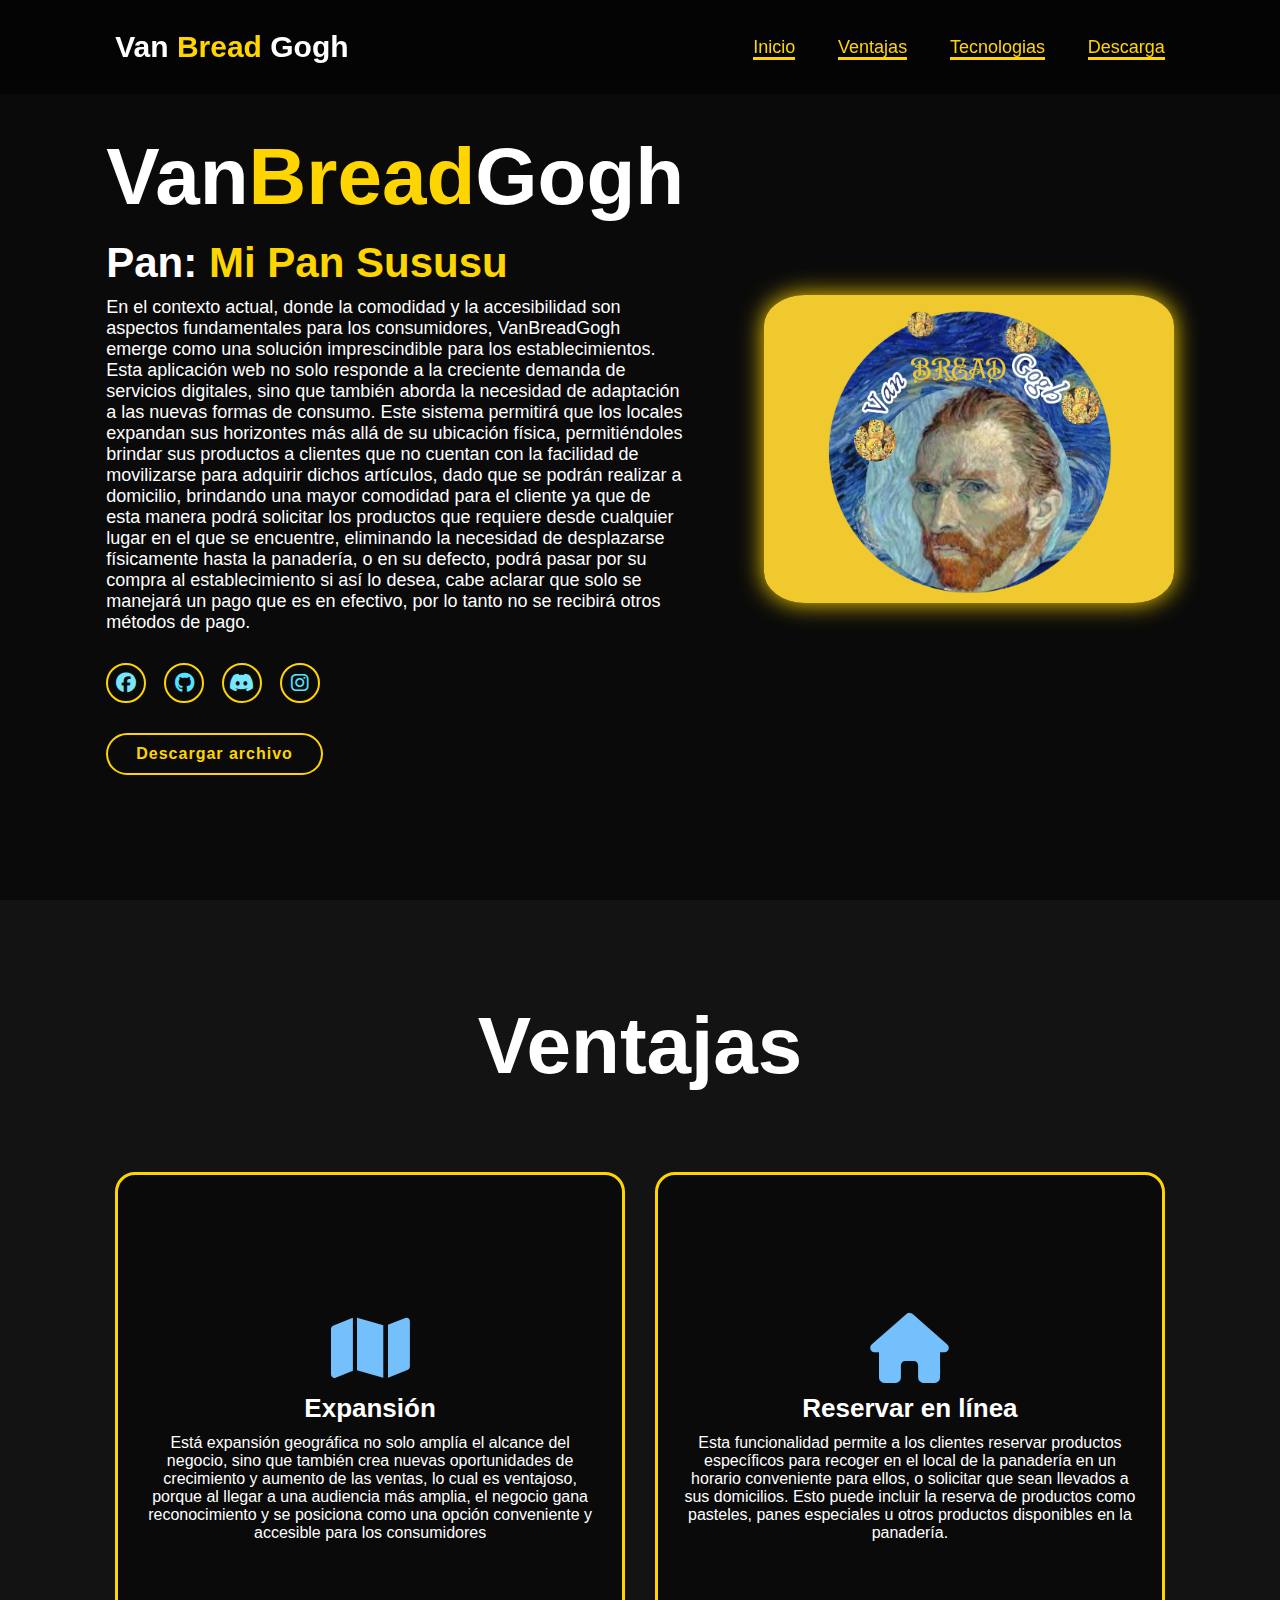
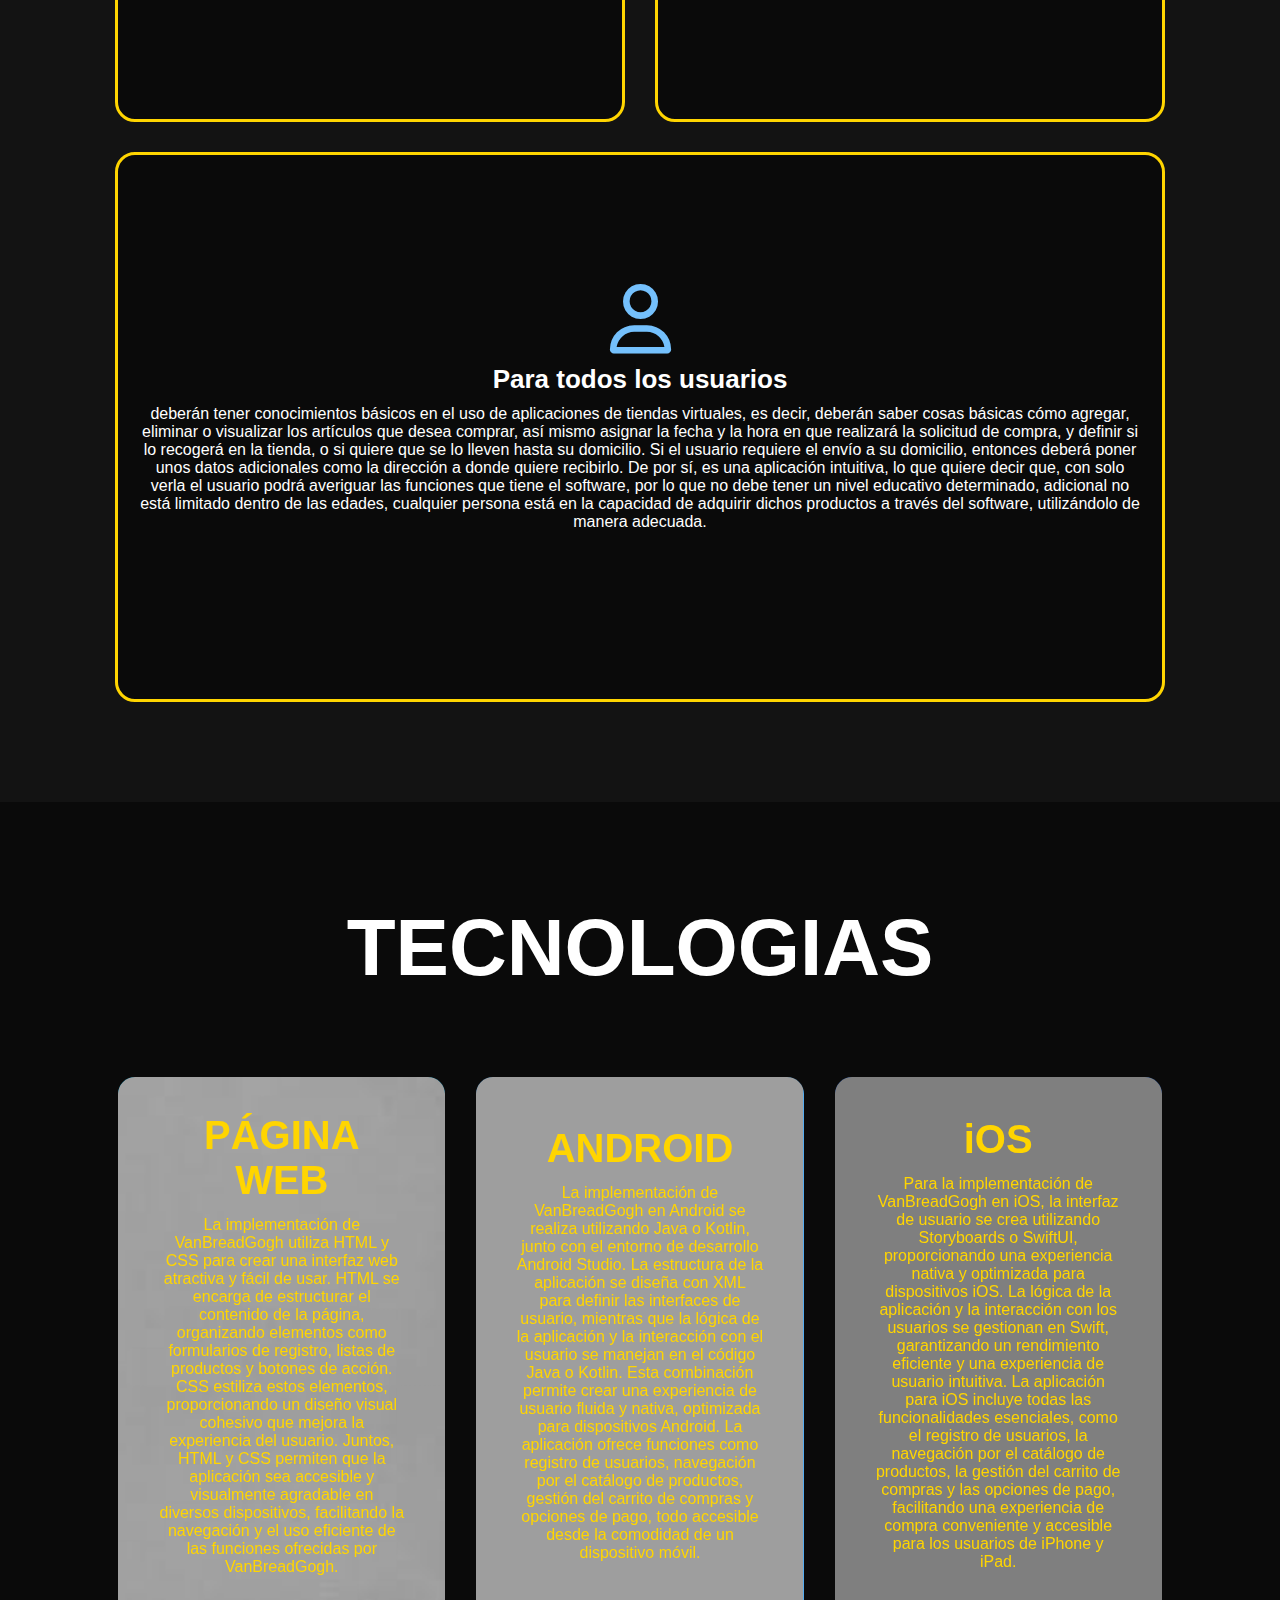
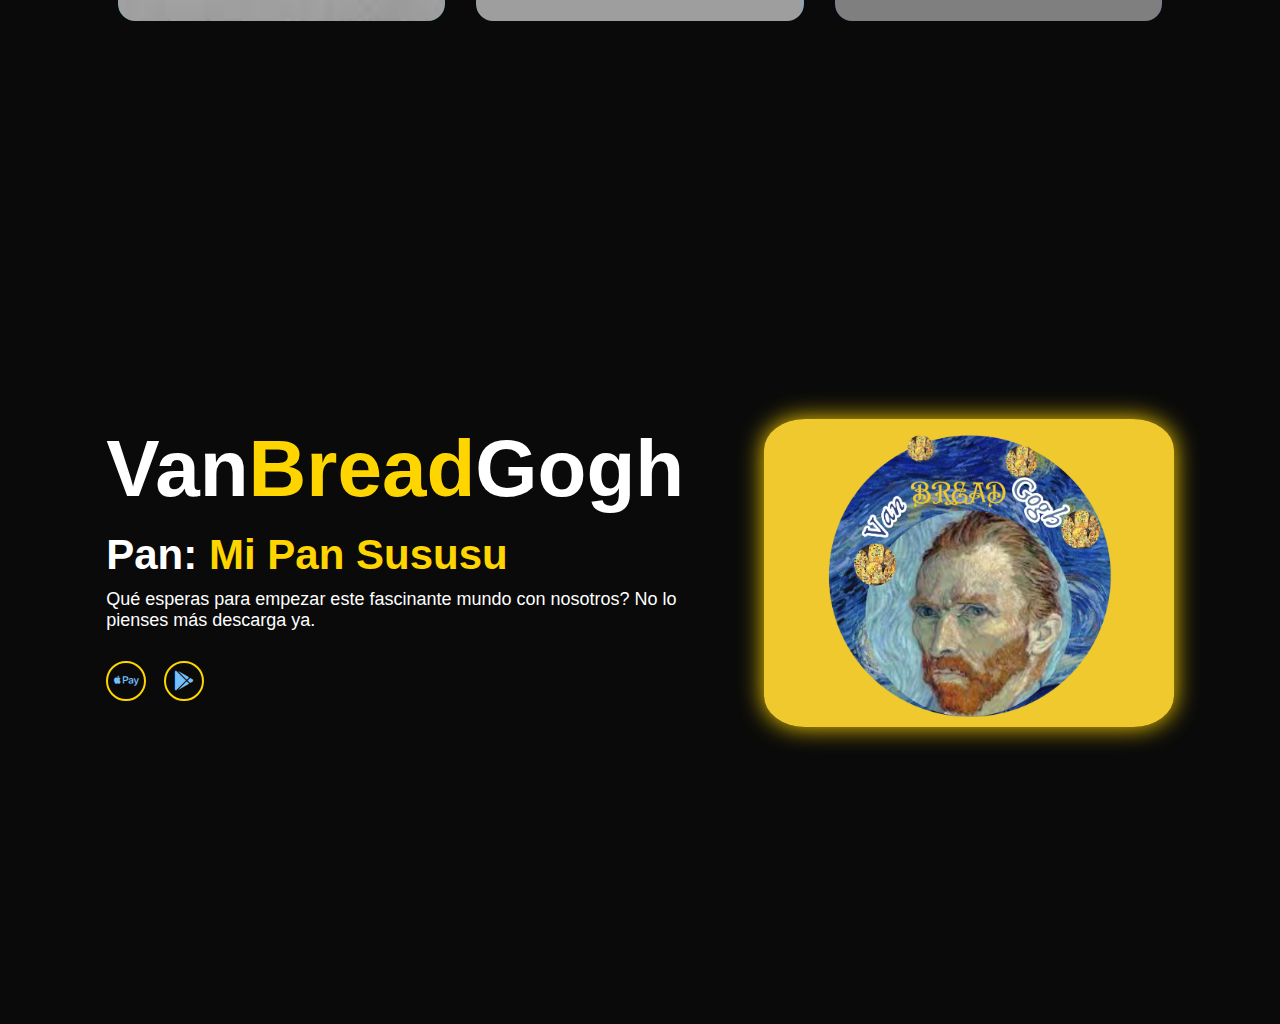
<file: pag.html>
<!DOCTYPE html>
<html lang="en">
<head>
    <meta charset="UTF-8">
    <meta name="viewport" content="width=device-width, initial-scale=1.0">
    <title>Document</title>
    <link rel="stylesheet" href="./CSS/style1.css">
    <link href='https://unpkg.com/boxicons@2.1.4/css/boxicons.min.css' rel='stylesheet'>
    <link rel="stylesheet" href="https://cdnjs.cloudflare.com/ajax/libs/font-awesome/6.5.1/css/all.min.css">
</head>

<body>
    <header class="header">
        <a href="#home" class="logo">Van
        <span>Bread</span> Gogh</a>

        <i class="fa-solid fa-bars" id="menu-icon"></i>

        <nav class="navbar">
            <a href="#home" class="active">Inicio</a>
            <a href="#services" class="active">Ventajas</a>
            <a href="#projects" class="active">Tecnologias</a>
            <a href="#education" class="active">Descarga</a>

        </nav>
    </header>

    <section class="home" id="home">
        <div class="home-content">
            <h1>Van<span>Bread</span>Gogh</h1>
            <h3 class="text-animation">
                Pan: <span></span>
            </h3>
            <p> En el contexto actual, donde la comodidad y la accesibilidad son aspectos fundamentales 
                para los consumidores, VanBreadGogh emerge como una solución imprescindible para los 
                establecimientos. Esta aplicación web no solo responde a la creciente demanda de servicios
                digitales, sino que también aborda la necesidad de adaptación a las nuevas formas de consumo. 
                Este sistema permitirá que los locales expandan sus horizontes más allá de su ubicación física,
                permitiéndoles brindar sus productos a clientes que no cuentan con la facilidad de movilizarse 
                para adquirir dichos artículos, dado que se podrán realizar a domicilio, brindando una mayor 
                comodidad para el cliente ya que de esta manera podrá solicitar los productos que requiere desde 
                cualquier lugar en el que se encuentre, eliminando la necesidad de desplazarse físicamente hasta 
                la panadería, o en su defecto, podrá pasar por su compra al establecimiento si así lo desea, cabe 
                aclarar que solo se manejará un pago que es en efectivo, por lo tanto no se recibirá otros métodos 
                de pago. </p>

            <div class="social-icon">
                <a href="#"><i class="fa-brands fa-facebook" style="color: #79e7fb;"></i></a>
                <a href="#"><i class="fa-brands fa-github" style="color: #53e5ff;"></i></a>
                <a href="#"><i class="fa-brands fa-discord" style="color: #79e7fb;"></i></a>
                <a href="#"><i class="fa-brands fa-instagram" style="color: #53e5ff;"></i></a>
            </div>
            <a href="./PDF/MODELADOS_DE_SOFTWARE.pdf" class="btn" download="">Descargar archivo</a>
        </div>

        <div class="home-img">
            <img src="./Images/Proyecto.png" alt="yo"> 
        </div>            
    </section>

   <section class="services" id="services">
    <h2 class="heading">Ventajas</h2>
    <div class="service-container">
        <div class="service-box">
            <i class="fa-solid fa-map" style="color: #74C0FC;"></i>
            <h3> Expansión</h3>
            <P> Está expansión geográfica no solo amplía el alcance del negocio, sino que 
                también crea nuevas oportunidades de crecimiento y aumento de las ventas, 
                lo cual es ventajoso, porque al llegar a una audiencia más amplia, el negocio
                 gana reconocimiento y se posiciona como una opción conveniente y accesible para 
                 los consumidores</P>

        </div>

        <div class="service-box">
            <i class="fa-solid fa-house" style="color: #74C0FC;"></i>
            <h3>Reservar en línea</h3>
            <P> Esta funcionalidad permite a los clientes reservar productos específicos para recoger 
                en el local de la panadería en un horario conveniente para ellos, o solicitar que sean 
                llevados a sus domicilios. Esto puede incluir la reserva de productos como pasteles, 
                panes especiales u otros productos disponibles en la panadería. </P>

        </div>

        <div class="service-box">
            <i class="fa-regular fa-user" style="color: #74C0FC;"></i>
            <h3>Para todos los usuarios</h3>
            <P>deberán tener conocimientos básicos en el uso de aplicaciones de tiendas virtuales, es decir, deberán saber cosas 
                básicas cómo agregar, eliminar o visualizar los artículos que desea comprar, así mismo asignar la fecha y la hora 
                en que realizará la solicitud de compra, y definir si lo recogerá en la tienda, o si quiere que se lo lleven hasta 
                su domicilio. Si el usuario requiere el envío a su  domicilio, entonces deberá poner unos datos adicionales como la 
                dirección a donde quiere recibirlo. De por sí, es una aplicación intuitiva, lo que quiere decir que, con solo verla 
                el usuario podrá averiguar las funciones que tiene el software, por lo que no debe tener un nivel educativo determinado, 
                adicional no está limitado dentro de las edades, cualquier persona está en la capacidad de adquirir dichos productos a 
                través del software, utilizándolo de manera adecuada.  </P>

        </div>
    </div>

   </section> 
   <section class="projects" id="projects">
    <h2 class="heading">TECNOLOGIAS</h2>
    <div class="projects-container">

        <div class="projects-box">
           <img src="./Images/AZUL.jpeg" alt="proyecto">
           <div class="projects-info">
            <h4>PÁGINA WEB</h4> 
            <p>La implementación de VanBreadGogh utiliza HTML y CSS para crear una interfaz 
                web atractiva y fácil de usar. HTML se encarga de estructurar el contenido 
                de la página, organizando elementos como formularios de registro, listas de 
                productos y botones de acción. CSS estiliza estos elementos, proporcionando 
                un diseño visual cohesivo que mejora la experiencia del usuario. Juntos, HTML y 
                CSS permiten que la aplicación sea accesible y visualmente agradable en diversos 
                dispositivos, facilitando la navegación y el uso eficiente de las funciones ofrecidas 
                por VanBreadGogh.</p>
           </div> 
        </div>
    
    
        <div class="projects-box">
           <img src="./Images/azx.png" alt="proyecto">
           <div class="projects-info">
            <h4>ANDROID</h4> 
            <p>La implementación de VanBreadGogh en Android se realiza utilizando Java o Kotlin, 
                junto con el entorno de desarrollo Android Studio. La estructura de la aplicación 
                se diseña con XML para definir las interfaces de usuario, mientras que la lógica de 
                la aplicación y la interacción con el usuario se manejan en el código Java o Kotlin. 
                Esta combinación permite crear una experiencia de usuario fluida y nativa, optimizada 
                para dispositivos Android. La aplicación ofrece funciones como registro de usuarios, 
                navegación por el catálogo de productos, gestión del carrito de compras y opciones de 
                pago, todo accesible desde la comodidad de un dispositivo móvil.</p>
           </div> 
        </div>
        <div class="projects-box">
            <img src="./Images/azx2.png" alt="proyecto">
            <div class="projects-info">
             <h4>iOS</h4> 
             <p>Para la implementación de VanBreadGogh en iOS, la interfaz de usuario se crea utilizando 
                Storyboards o SwiftUI, proporcionando una experiencia nativa y optimizada para dispositivos 
                iOS. La lógica de la aplicación y la interacción con los usuarios se gestionan en Swift, 
                garantizando un rendimiento eficiente y una experiencia de usuario intuitiva. La aplicación 
                para iOS incluye todas las funcionalidades esenciales, como el registro de usuarios, la 
                navegación por el catálogo de productos, la gestión del carrito de compras y las opciones 
                de pago, facilitando una experiencia de compra conveniente y accesible para los usuarios de 
                iPhone y iPad.</p>
            </div> 
         </div>
    </div>
   </section>

   <section class="education" id="education">
    <div class="education-content">
        <h1>Van<span>Bread</span>Gogh</h1>
        <h3 class="text-animation">
            Pan: <span></span>
        </h3>
        <p> Qué esperas para empezar este fascinante mundo con nosotros? No lo pienses más 
            descarga ya. </p>

        <div class="education-icon">
            <a href="#"><i class="fa-brands fa-apple-pay" style="color: #74C0FC;"></i></a>
            <a href="#"><i class="fa-brands fa-google-play" style="color: #74C0FC;"></i></a>
        </div>
    </div>

    <div class="home-img">
        <img src="./Images/Proyecto.png" alt="yo"> 
    </div>            
</section>

    

</body>
</html>
</file>
<file: CSS/style1.css>
* {
    margin: 0;
    padding: 0;
    box-sizing: border-box;
    text-decoration: none;
    border: none;
    outline: none;
    scroll-behavior: smooth;
    font-family: "Poppins", sans-serif;
}

:root{
    --bg-color:rgb(10, 10, 10);
    --second-bg-color: #131313;
    --text-color: white;
    --main-color: rgb(255, 213, 0);
}

html{
    font-size: 62.5%;
    overflow-x: hidden;
}

body{
    background: var(--bg-color);
    color: var(--text-color);
}

.header{
    position: fixed;
    top: 0;
    left: 0;
    width: 100%;
    padding: 3rem 9%;
    background: rgba(0, 0, 0, 0.6);
    backdrop-filter: blur(10px);
    display: flex;
    justify-content: space-between;
    align-items: center;
    z-index: 100;
}
.logo{
    font-size: 3rem;
    color: var(--text-color);
    font-weight: 800;
    cursor: pointer;
    transition: 0.3s ease-in-out;
}
.logo:hover{
    transform: scale(1.1);

}
.navbar a{
    font-size: 1.8rem;
    color: white;
    margin-left: 4rem;
    font-weight: 500;
    transition: 0.3s ease-in-out;
    border-bottom: 3px solid transparent;

}
.navbar a:hover,
.navbar a.active{
    color: var(--main-color);
    border-bottom: 3px solid var(--main-color);

}
#menu-icon{
    font-size: 3rem;
    color: var(--main-color);
    display: none;
    
}

section{
    min-height: 100vh;
    padding: 10rem 9% 10rem;
}
.home{
    display: flex;
    justify-content: center;
    align-items: center;
    gap: 8rem;
}
span{
    color: var(--main-color);
}
.logo span{
    color: var(--main-color);
}
.home-content h1{
    font-size: 8rem;
    font-weight: 700;
    line-height: 1.3;
}
.home-img{
    border-radius: 10%;
}
.home-img img{
    position: relative;
    border-radius: 10%;
    width: 32vw;
    box-shadow: 0 0 25px var(--main-color);
    cursor: pointer;
    transition: 0.4s ease-in-out;
}
.home-img img:hover{
    box-shadow: 0 0 50px var(--main-color),
                0 0 100px var(--main-color);
}
.home-content p{
    font-size: 1.8rem;
    font-weight: 500;
}
.social-icon a{
    display: inline-flex;
    justify-content: center;
    align-items: center;
    width: 4rem;
    height: 4rem;
    background: transparent;
    border: 0.2rem solid var(--main-color);
    font-size: 2rem;
    border-radius: 50%;
    color: var(--main-color);
    margin: 3rem 1.5rem 3rem 0;
    transition: 0.3s ease-in-out;
}
.social-icon a:hover{
    color: white;
    transform: scale(1.3)translateY(-5px);
    background-color: var(--main-color);
    box-shadow: 0 0 25px var(--main-color);
}
.btn{
    display: inline-block;
    padding: 1rem 2.8rem;
    background: var(--bg-color);
    border-radius: 4rem;
    font-size: 1.6rem;
    color: var(--main-color);
    border: 2px solid var(--main-color);
    letter-spacing: 0.1rem;
    font-weight: 600;
    transition: 0.3s ease-in-out;
    cursor: pointer;
}
.btn:hover{
    transform: scale(1.05);
    background: var(--main-color);
    color: var(--text-color);
    border: 2px solid var(--main-color);
    box-shadow: 0 0 25px var(--main-color);

}
.text-animation{
    font-size: 42px;
    font-weight: 600;
    min-width: 280px;
    margin: 10px 0;

}
.text-animation span{
    position: relative;

}
.text-animation span::before{
    content: "Mi Pan Sususu";
    color: var(--main-color);
    animation: words 20s infinite; 
}
.text-animation span::after{
    content: "";
    background-color: var(--bg-color);
    position: absolute;
    width: calc(100% +8px);
    height: 100%;
    border-left: 3px solid var(--bg-color);
    right: -8px;
    animation: cursor 0.6s infinite, typing 20s steps(14) infinite;

}
@keyframes cursor{
    to{
        border-left: 2px solid var(--main-color);
    }
}
@keyframes words{
    0%,
    20%{
        content: "Come come come";
    }
    21%,
    40%{
        content: "mucho pan";
    }
    41%,
    60%{
        content: "Toma toma toma";
    }
    61%,
    80%{
        content: "Mucho café";
    }
    81%,
    100%{
        content: "Ven con nosotros ya!";
    }
}
@keyframes typing{
    10%,
    15%,
    30%,
    35%,
    50%,
    55%,
    70%,
    75%,
    90%,
    95%{
        width: 0;
    }
    5%,
    20%,
    25%,
    40%,
    45%,
    60%,
    65%,
    80%,
    85%{
        width: calc(100% + 8px);
    }
}
.heading{
    text-align: center;
    font-size: 8rem;
}
.services{
    background-color: var(--second-bg-color);

}
.services h2{
    margin-bottom: 8rem;

}
.service-container{
    display: flex;
    align-items: center;
    justify-content: center;
    flex-wrap: wrap;
    gap: 3rem;

}
.service-container .service-box{
    flex: 1 1 40rem;
    display: flex;
    flex-direction: column;
    align-items: center;
    justify-content: center;
    text-align: center;
    background: var(--bg-color);
    padding: 3rem 2rem 4rem;
    height: 550px;
    border-radius: 2rem;
    border: 3px solid var(--main-color);
    cursor: pointer;
    transition: 0.3s ease-in-out;

}
.service-container .service-box:hover{
    transform: scale(1.02);
    background-color: white;
    color: black;

}
.service-box i{
    font-size: 7rem;
    color: var(--main-color);
    margin-bottom: 1rem;
}
.service-box h3{
    font-size: 2.6rem;

}
.service-box p{
    font-size: 1.6rem;
    margin: 1rem 0 3rem;
    font-weight: 500;

}
.service-box .btn{
    background-color: transparent;
}
.service-box .btn:hover{
    color: var(--main-color);
    background-color: black;

}
::-webkit-scrollbar{
    width: 15px;
}
::-webkit-scrollbar-thumb{
    background-color: var(--main-color);
}
::-webkit-scrollbar-track{
    background-color: var(--bg-color);
    width: 50px;
}

.projects{
    background-color: var(--bg-color);
}
.projects h2{
    margin-bottom: 8rem;
}
.projects-container{
    display: grid;
    grid-template-columns: repeat(3,1fr);
    align-items: center;
    gap: 2.5rem;

}
.projects-container .projects-box{
    position: relative;
    height: 550px;
    overflow: hidden;
    display: flex;
    border-radius: 2rem;
    border: 3px solid transparent;
    transition: 0.5 ease-in-out;
}
.projects-box:hover{
    border: 3px solid var(--main-color);

}
.projects-box img{
    width: 100%;
    height: 100%;
    object-fit: cover;
    transition: 0.5s ease-in-out;

}
.projects-box:hover img{
    transform: scale(1.05);

}
.projects-box .projects-info{
    position: absolute;
    width: 100%;
    height: 100%;
    display: flex;
    justify-content: center;
    align-items: center;
    flex-direction: column;
    text-align: center;
    gap: 1rem;
    padding: 0 4rem;
    cursor: pointer;
    transition: 0.5s ease-in-out;
    backdrop-filter: grayscale(100%);
}

.projects-box .projects-info:hover{
    background: rgba(0, 0, 0, 0.5);
    backdrop-filter: grayscale(0%);

}
.projects-info h4{
    font-size: 4rem;
    color: var(--main-color);
    font-weight: 800;
}
.projects-info p{
    font-size: 1.6rem;
    margin: 0.3rem 0 1rem;
    color: var(--main-color);
}
.education{
    display: flex;
    justify-content: center;
    align-items: center;
    gap: 8rem;
}
span{
    color: var(--main-color);
}
.logo span{
    color: var(--main-color);
}
.education-content h1{
    font-size: 8rem;
    font-weight: 700;
    line-height: 1.3;
}
.education-img{
    border-radius: 10%;
}
.education-img img{
    position: relative;
    border-radius: 10%;
    width: 32vw;
    box-shadow: 0 0 25px var(--main-color);
    cursor: pointer;
    transition: 0.4s ease-in-out;
}
.education-img img:hover{
    box-shadow: 0 0 50px var(--main-color),
                0 0 100px var(--main-color);
}
.education-content p{
    font-size: 1.8rem;
    font-weight: 500;
}
.education-icon a{
    display: inline-flex;
    justify-content: center;
    align-items: center;
    width: 4rem;
    height: 4rem;
    background: transparent;
    border: 0.2rem solid var(--main-color);
    font-size: 2rem;
    border-radius: 50%;
    color: var(--main-color);
    margin: 3rem 1.5rem 3rem 0;
    transition: 0.3s ease-in-out;
}
.education-icon a:hover{
    color: white;
    transform: scale(1.3)translateY(-5px);
    background-color: var(--main-color);
    box-shadow: 0 0 25px var(--main-color);
}
.btn{
    display: inline-block;
    padding: 1rem 2.8rem;
    background: var(--bg-color);
    border-radius: 4rem;
    font-size: 1.6rem;
    color: var(--main-color);
    border: 2px solid var(--main-color);
    letter-spacing: 0.1rem;
    font-weight: 600;
    transition: 0.3s ease-in-out;
    cursor: pointer;
}
.btn:hover{
    transform: scale(1.05);
    background: var(--main-color);
    color: var(--text-color);
    border: 2px solid var(--main-color);
    box-shadow: 0 0 25px var(--main-color);

}
.text-animation{
    font-size: 42px;
    font-weight: 600;
    min-width: 280px;
    margin: 10px 0;

}
.text-animation span{
    position: relative;

}
.text-animation span::before{
    content: "Mi Pan Sususu";
    color: var(--main-color);
    animation: words 20s infinite; 
}
.text-animation span::after{
    content: "";
    background-color: var(--bg-color);
    position: absolute;
    width: calc(100% +8px);
    height: 100%;
    border-left: 3px solid var(--bg-color);
    right: -8px;
    animation: cursor 0.6s infinite, typing 20s steps(14) infinite;

}
@keyframes cursor{
    to{
        border-left: 2px solid var(--main-color);
    }
}
@keyframes words{
    0%,
    20%{
        content: "Descarga";
    }
    21%,
    40%{
        content: "Inicia Sesión";
    }
    41%,
    60%{
        content: "Explora";
    }
    61%,
    80%{
        content: "Deleitate";
    }
    81%,
    100%{
        content: "Ven con nosotros ya!";
    }
}
@keyframes typing{
    10%,
    15%,
    30%,
    35%,
    50%,
    55%,
    70%,
    75%,
    90%,
    95%{
        width: 0;
    }
    5%,
    20%,
    25%,
    40%,
    45%,
    60%,
    65%,
    80%,
    85%{
        width: calc(100% + 8px);
    }
}
.heading{
    text-align: center;
    font-size: 8rem;
}
</file>
